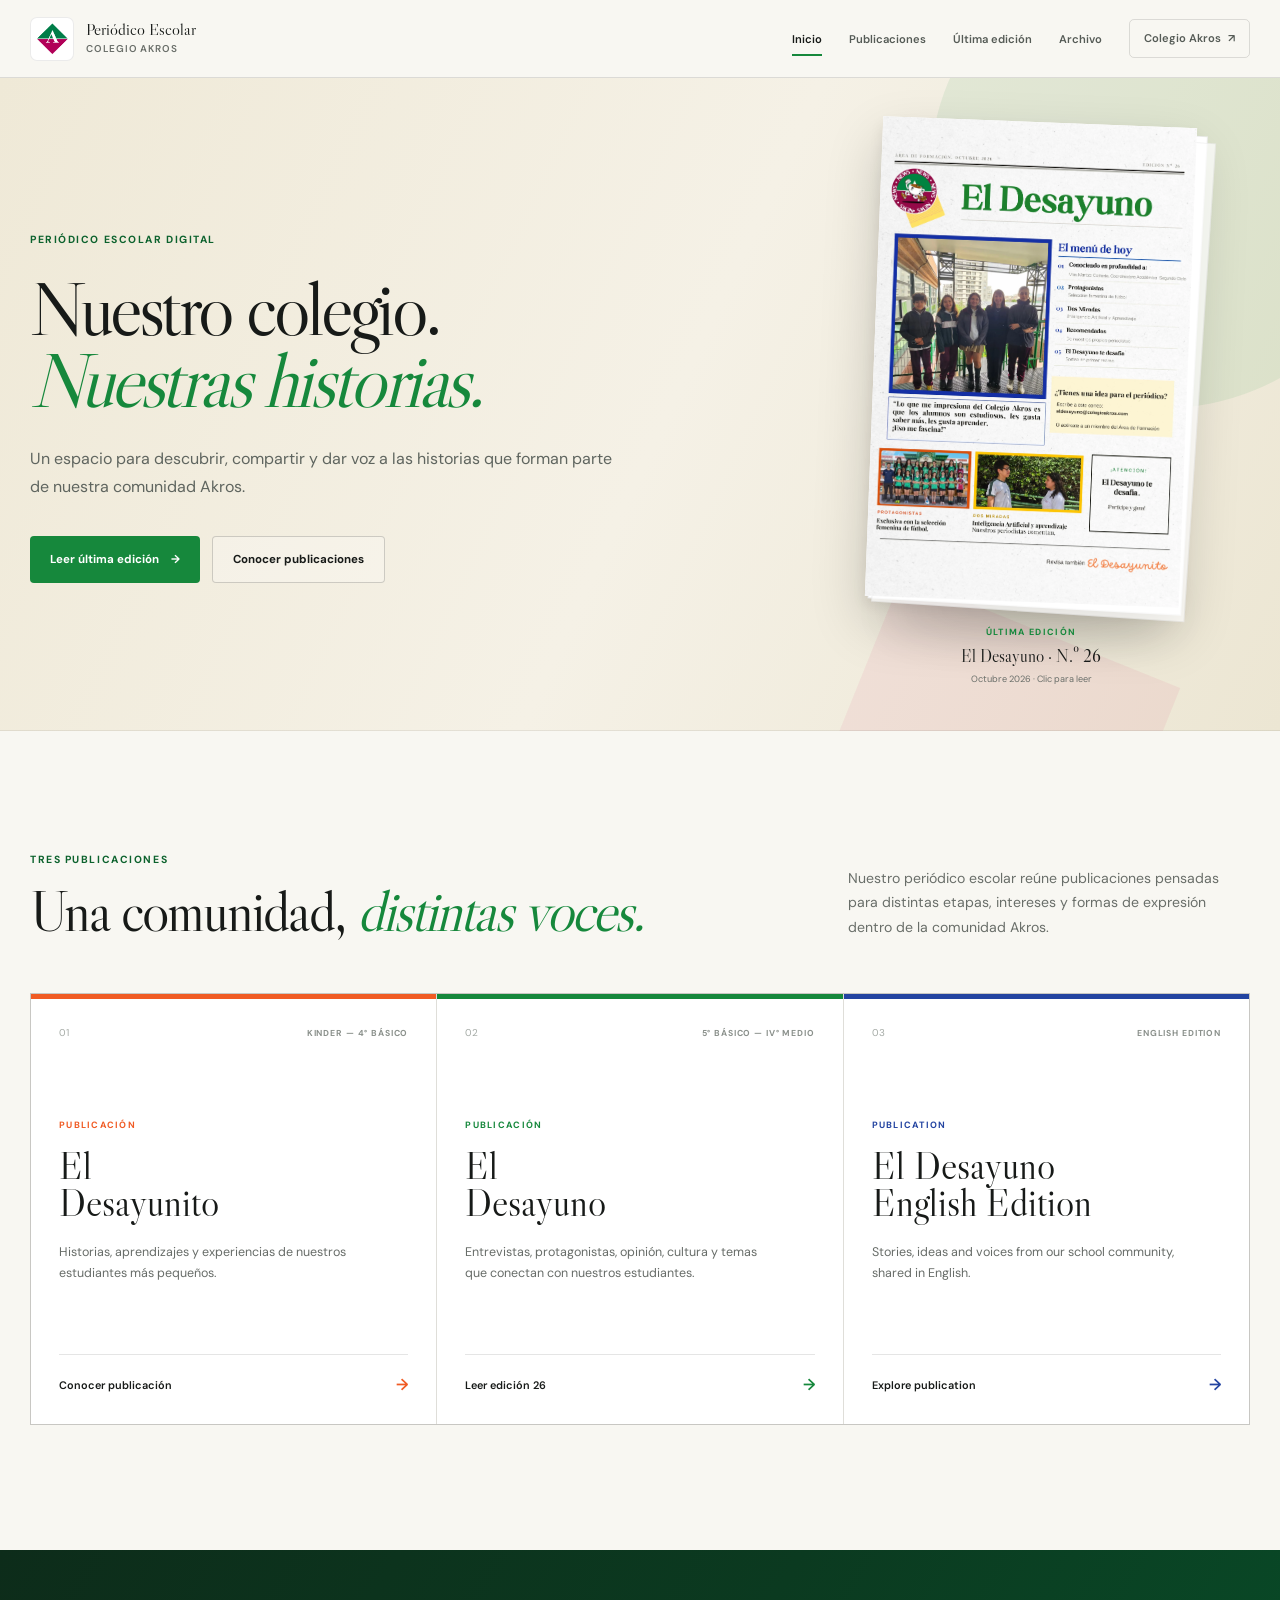
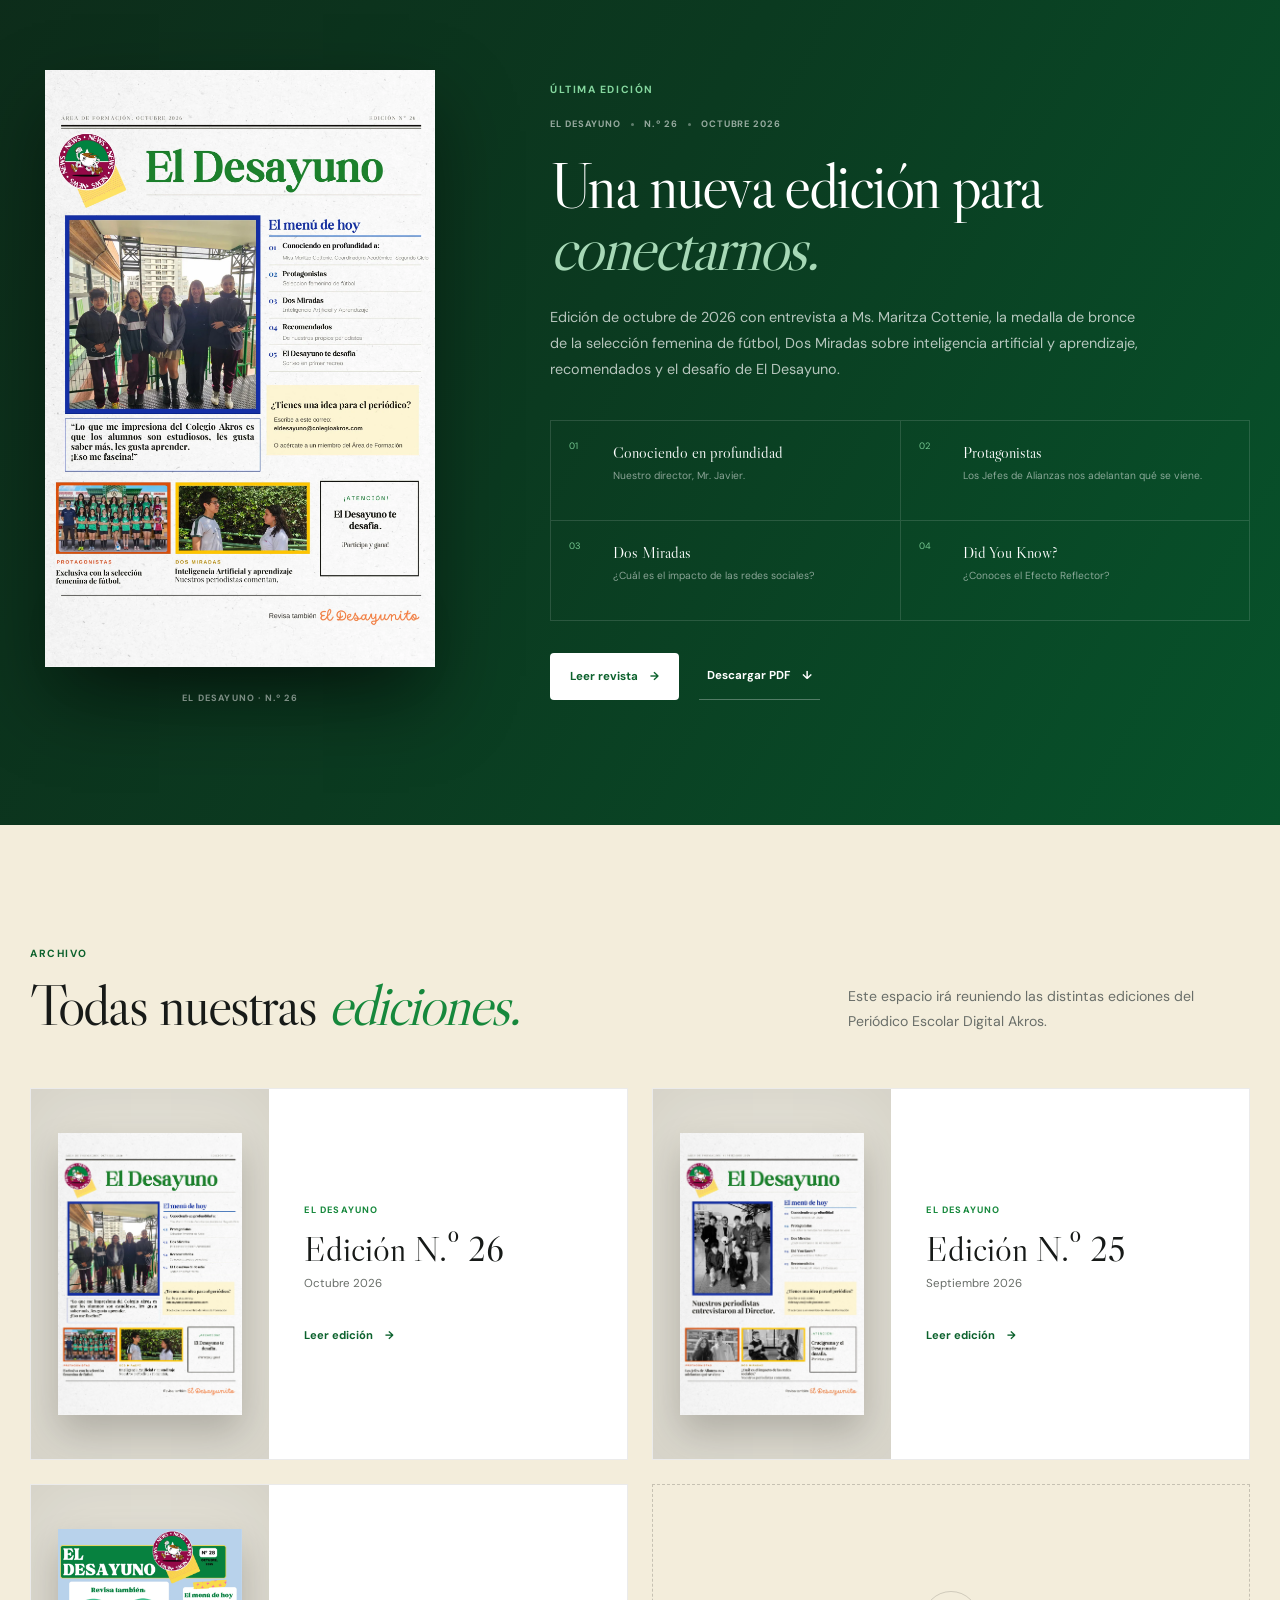
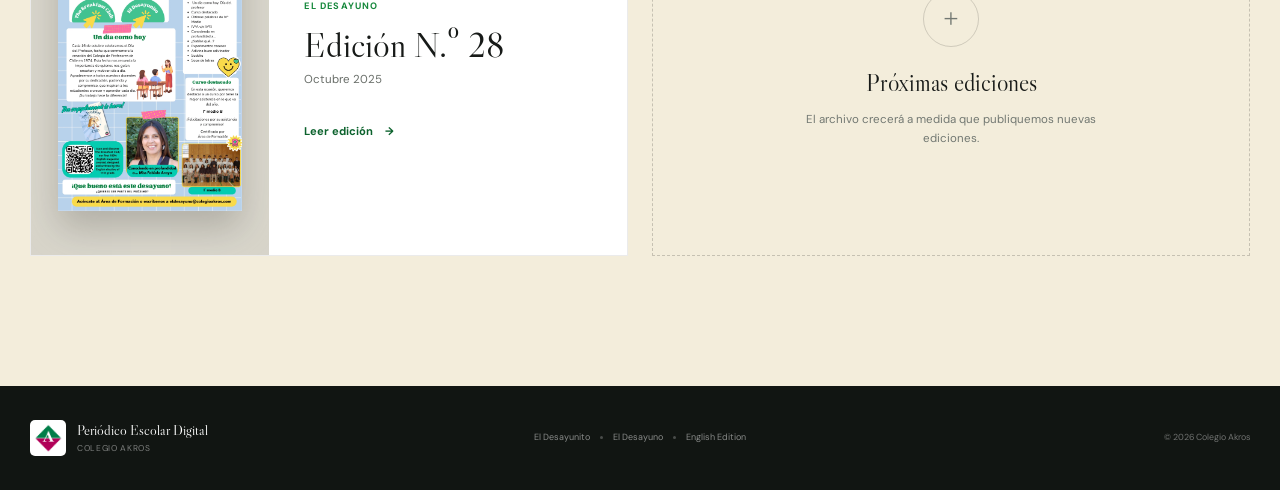
<file: index.html>
<!DOCTYPE html>
<html lang="es">

<head>
  <meta charset="UTF-8">

  <meta
    name="viewport"
    content="width=device-width, initial-scale=1.0"
  >

  <meta
    name="description"
    content="Periódico Escolar Digital del Colegio Akros. El Desayunito, El Desayuno y El Desayuno English Edition."
  >

  <title>
    Periódico Escolar Digital | Colegio Akros
  </title>

  <link
    rel="stylesheet"
    href="styles.css"
  >
  <!-- Open Graph / redes sociales -->
  <meta property="og:type" content="website">
  <meta property="og:site_name" content="Periódico Escolar Akros">
  <meta property="og:locale" content="es_CL">
  <meta property="og:title" content="Periódico Escolar Digital | Colegio Akros">
  <meta property="og:description" content="Lee El Desayunito, El Desayuno y El Desayuno English Edition: historias, entrevistas y voces de la comunidad del Colegio Akros.">
  <meta property="og:url" content="https://periodicoescolar-akros.vercel.app/">
  <meta property="og:image" content="https://periodicoescolar-akros.vercel.app/assets/og-akros.jpg">
  <meta property="og:image:type" content="image/jpeg">
  <meta property="og:image:width" content="1200">
  <meta property="og:image:height" content="630">
  <meta property="og:image:alt" content="Periódico Escolar Digital del Colegio Akros">
  <meta name="twitter:card" content="summary_large_image">
  <meta name="twitter:title" content="Periódico Escolar Digital | Colegio Akros">
  <meta name="twitter:description" content="Lee El Desayunito, El Desayuno y El Desayuno English Edition: historias, entrevistas y voces de la comunidad del Colegio Akros.">
  <meta name="twitter:image" content="https://periodicoescolar-akros.vercel.app/assets/og-akros.jpg">
  <meta name="theme-color" content="#16883c">
  <link rel="canonical" href="https://periodicoescolar-akros.vercel.app/">
  <link rel="icon" type="image/png" href="assets/logo-akros.png">
</head>


<body>

  <!-- =====================================================
       HEADER
  ====================================================== -->

  <header class="site-header">

    <div class="header-container">

      <a
        href="#inicio"
        class="brand"
        aria-label="Periódico Escolar Digital Colegio Akros"
      >

        <div class="brand-logo">

          <img
            src="assets/logo-akros.png"
            alt="Colegio Akros"
          >

        </div>


        <div class="brand-text">

          <strong>
            Periódico Escolar
          </strong>

          <span>
            Colegio Akros
          </span>

        </div>

      </a>


      <button
        class="menu-button"
        id="menuButton"
        type="button"
        aria-label="Abrir menú"
        aria-expanded="false"
      >

        <span></span>
        <span></span>
        <span></span>

      </button>


      <nav
        class="main-nav"
        id="mainNav"
      >

        <a
          href="#inicio"
          class="active"
        >
          Inicio
        </a>

        <a href="#publicaciones">
          Publicaciones
        </a>

        <a href="#ultima-edicion">
          Última edición
        </a>

        <a href="#archivo">
          Archivo
        </a>

        <a
          href="https://www.colegioakros.cl"
          target="_blank"
          rel="noopener noreferrer"
          class="school-link"
        >
          Colegio Akros
          <span>↗</span>
        </a>

      </nav>

    </div>

  </header>



  <!-- =====================================================
       HERO
  ====================================================== -->

  <main>

    <section
      class="hero"
      id="inicio"
    >

      <div class="hero-decoration hero-decoration-one"></div>
      <div class="hero-decoration hero-decoration-two"></div>


      <div class="hero-container">

        <div class="hero-content">

          <span class="eyebrow">
            PERIÓDICO ESCOLAR DIGITAL
          </span>


          <h1>
            Nuestro colegio.<br>
            <em>Nuestras historias.</em>
          </h1>


          <p class="hero-description">
            Un espacio para descubrir, compartir y dar voz
            a las historias que forman parte de nuestra
            comunidad Akros.
          </p>


          <div class="hero-actions">

            <a
              href="revista.html?publicacion=desayuno&edicion=25"
              class="primary-button"
            >
              Leer última edición
              <span>→</span>
            </a>


            <a
              href="#publicaciones"
              class="secondary-button"
            >
              Conocer publicaciones
            </a>

          </div>

        </div>


      <div class="hero-magazine">

  <a
    href="revista.html?publicacion=desayuno&edicion=25"
    class="hero-magazine-cover"
    aria-label="Leer El Desayuno edición número 25"
  >

    <img
      src="assets/ediciones/desayuno/25/pagina-01.webp"
      alt="Portada de El Desayuno edición número 25"
    >

  </a>


  <div class="hero-magazine-info">

    <span>
      ÚLTIMA EDICIÓN
    </span>

    <strong>
      El Desayuno · N.º 25
    </strong>

    <small>
      Septiembre 2026 · Clic para leer
    </small>

  </div>

</div>

          </div>

        </div>

      </div>

    </section>



    <!-- =====================================================
         PUBLICACIONES
    ====================================================== -->

    <section
      class="publications-section"
      id="publicaciones"
    >

      <div class="section-container">

        <div class="section-heading">

          <div>

            <span class="section-kicker">
              TRES PUBLICACIONES
            </span>

            <h2>
              Una comunidad,
              <em>distintas voces.</em>
            </h2>

          </div>


          <p>
            Nuestro periódico escolar reúne publicaciones
            pensadas para distintas etapas, intereses y
            formas de expresión dentro de la comunidad Akros.
          </p>

        </div>



        <div class="publication-grid">

          <!-- ===============================================
               EL DESAYUNITO
          ================================================ -->

          <article class="publication-card desayunito-card">

            <div class="publication-card-top">

              <span class="publication-number">
                01
              </span>

              <span class="publication-level">
                KINDER — 4° BÁSICO
              </span>

            </div>


            <div class="publication-card-content">

              <span class="publication-label">
                PUBLICACIÓN
              </span>

              <h3>
                El
                <strong>Desayunito</strong>
              </h3>

              <p>
                Historias, aprendizajes y experiencias
                de nuestros estudiantes más pequeños.
              </p>

            </div>


<div class="publication-card-footer">

  <a href="publicacion.html?publicacion=desayunito">
    Conocer publicación
  </a>

  <span class="card-arrow">
    →
  </span>

</div>

          </article>



          <!-- ===============================================
               EL DESAYUNO
          ================================================ -->

          <article class="publication-card desayuno-card">

            <div class="publication-card-top">

              <span class="publication-number">
                02
              </span>

              <span class="publication-level">
                5° BÁSICO — IV° MEDIO
              </span>

            </div>


            <div class="publication-card-content">

              <span class="publication-label">
                PUBLICACIÓN
              </span>

              <h3>
                El
                <strong>Desayuno</strong>
              </h3>

              <p>
                Entrevistas, protagonistas, opinión,
                cultura y temas que conectan con
                nuestros estudiantes.
              </p>

            </div>


            <div class="publication-card-footer">

              <a
                href="publicacion.html?publicacion=desayuno"
              >
                Leer edición 25
              </a>

              <span class="card-arrow">
                →
              </span>

            </div>

          </article>



          <!-- ===============================================
               ENGLISH EDITION
          ================================================ -->

          <article class="publication-card english-card">

            <div class="publication-card-top">

              <span class="publication-number">
                03
              </span>

              <span class="publication-level">
                ENGLISH EDITION
              </span>

            </div>


            <div class="publication-card-content">

              <span class="publication-label">
                PUBLICATION
              </span>

              <h3>
                El Desayuno
                <strong>English Edition</strong>
              </h3>

              <p>
                Stories, ideas and voices from our
                school community, shared in English.
              </p>

            </div>


<div class="publication-card-footer">

  <a href="publicacion.html?publicacion=english">
    Explore publication
  </a>

  <span class="card-arrow">
    →
  </span>

</div>

            </div>

          </article>

        </div>

      </div>

    </section>



    <!-- =====================================================
         ÚLTIMA EDICIÓN
    ====================================================== -->

    <section
      class="featured-edition"
      id="ultima-edicion"
    >

      <div class="section-container featured-container">


        <!-- PORTADA REAL -->

        <div class="featured-cover-area">

          <div class="featured-cover-shadow"></div>


          <a
            href="revista.html?publicacion=desayuno&edicion=25"
            class="featured-cover"
            aria-label="Leer El Desayuno edición número 25"
          >

            <img
              src="assets/ediciones/desayuno/25/pagina-01.webp"
              alt="Portada El Desayuno, edición número 25"
            >

          </a>


          <span class="cover-caption">
            EL DESAYUNO · N.º 25
          </span>

        </div>



        <!-- INFORMACIÓN -->

        <div class="featured-content">

          <span class="section-kicker">
            ÚLTIMA EDICIÓN
          </span>


          <div class="edition-meta">

            <span>
              EL DESAYUNO
            </span>

            <span class="meta-dot"></span>

            <span>
              N.º 25
            </span>

            <span class="meta-dot"></span>

            <span>
              SEPTIEMBRE 2026
            </span>

          </div>


          <h2>
            Una nueva edición
            para <em>conectarnos.</em>
          </h2>


          <p class="featured-description">
            Ya está disponible la edición N.º 25 de
            El Desayuno, con nuevas conversaciones,
            protagonistas, recomendaciones y temas
            para descubrir.
          </p>



          <!-- ===============================================
               CONTENIDOS DE LA EDICIÓN
          ================================================ -->

          <div class="edition-contents">

            <div class="edition-content-item">

              <span>
                01
              </span>

              <div>

                <strong>
                  Conociendo en profundidad
                </strong>

                <p>
                  Nuestro director, Mr. Javier.
                </p>

              </div>

            </div>


            <div class="edition-content-item">

              <span>
                02
              </span>

              <div>

                <strong>
                  Protagonistas
                </strong>

                <p>
                  Los Jefes de Alianzas nos adelantan
                  qué se viene.
                </p>

              </div>

            </div>


            <div class="edition-content-item">

              <span>
                03
              </span>

              <div>

                <strong>
                  Dos Miradas
                </strong>

                <p>
                  ¿Cuál es el impacto de las redes sociales?
                </p>

              </div>

            </div>


            <div class="edition-content-item">

              <span>
                04
              </span>

              <div>

                <strong>
                  Did You Know?
                </strong>

                <p>
                  ¿Conoces el Efecto Reflector?
                </p>

              </div>

            </div>

          </div>



          <!-- ===============================================
               BOTONES
          ================================================ -->

          <div class="featured-actions">

            <a
              href="revista.html?publicacion=desayuno&edicion=25"
              class="primary-button"
            >
              Leer revista
              <span>→</span>
            </a>


            <a
              href="assets/ediciones/desayuno/25/el-desayuno-25.pdf"
              class="text-button"
              download
            >
              Descargar PDF
              <span>↓</span>
            </a>

          </div>

        </div>

      </div>

    </section>



    <!-- =====================================================
         ARCHIVO
    ====================================================== -->

    <section
      class="archive-section"
      id="archivo"
    >

      <div class="section-container">

        <div class="archive-heading">

          <div>

            <span class="section-kicker">
              ARCHIVO
            </span>

            <h2>
              Todas nuestras
              <em>ediciones.</em>
            </h2>

          </div>


          <p>
            Este espacio irá reuniendo las distintas
            ediciones del Periódico Escolar Digital Akros.
          </p>

        </div>



        <div class="archive-grid">

          <!-- EDICIÓN 25 -->

          <article class="archive-card">

            <a
              href="revista.html?publicacion=desayuno&edicion=25"
              class="archive-cover"
            >

              <img
                src="assets/ediciones/desayuno/25/pagina-01.webp"
                alt="El Desayuno edición número 25"
              >

            </a>


            <div class="archive-info">

              <span class="archive-publication">
                EL DESAYUNO
              </span>

              <h3>
                Edición N.º 25
              </h3>

              <p>
                Septiembre 2026
              </p>


              <a
                href="revista.html?publicacion=desayuno&edicion=25"
                class="archive-read"
              >
                Leer edición
                <span>→</span>
              </a>

            </div>

          </article>



          <!-- FUTURAS EDICIONES -->

          <article class="archive-placeholder">

            <span>
              +
            </span>

            <strong>
              Próximas ediciones
            </strong>

            <p>
              El archivo crecerá a medida que
              publiquemos nuevas ediciones.
            </p>

          </article>

        </div>

      </div>

    </section>

  </main>



  <!-- =====================================================
       FOOTER GENERAL
  ====================================================== -->

  <footer class="site-footer">

    <div class="footer-container">

      <div class="footer-brand">

        <img
          src="assets/logo-akros.png"
          alt="Colegio Akros"
        >


        <div>

          <strong>
            Periódico Escolar Digital
          </strong>

          <span>
            Colegio Akros
          </span>

        </div>

      </div>


      <div class="footer-publications">

        <span>
          El Desayunito
        </span>

        <span class="footer-dot"></span>

        <span>
          El Desayuno
        </span>

        <span class="footer-dot"></span>

        <span>
          English Edition
        </span>

      </div>


      <div class="footer-copy">
        © 2026 Colegio Akros
      </div>

    </div>

  </footer>


<script src="ediciones.js"></script>
<script src="app.js"></script>

</body>

</html>
</file>
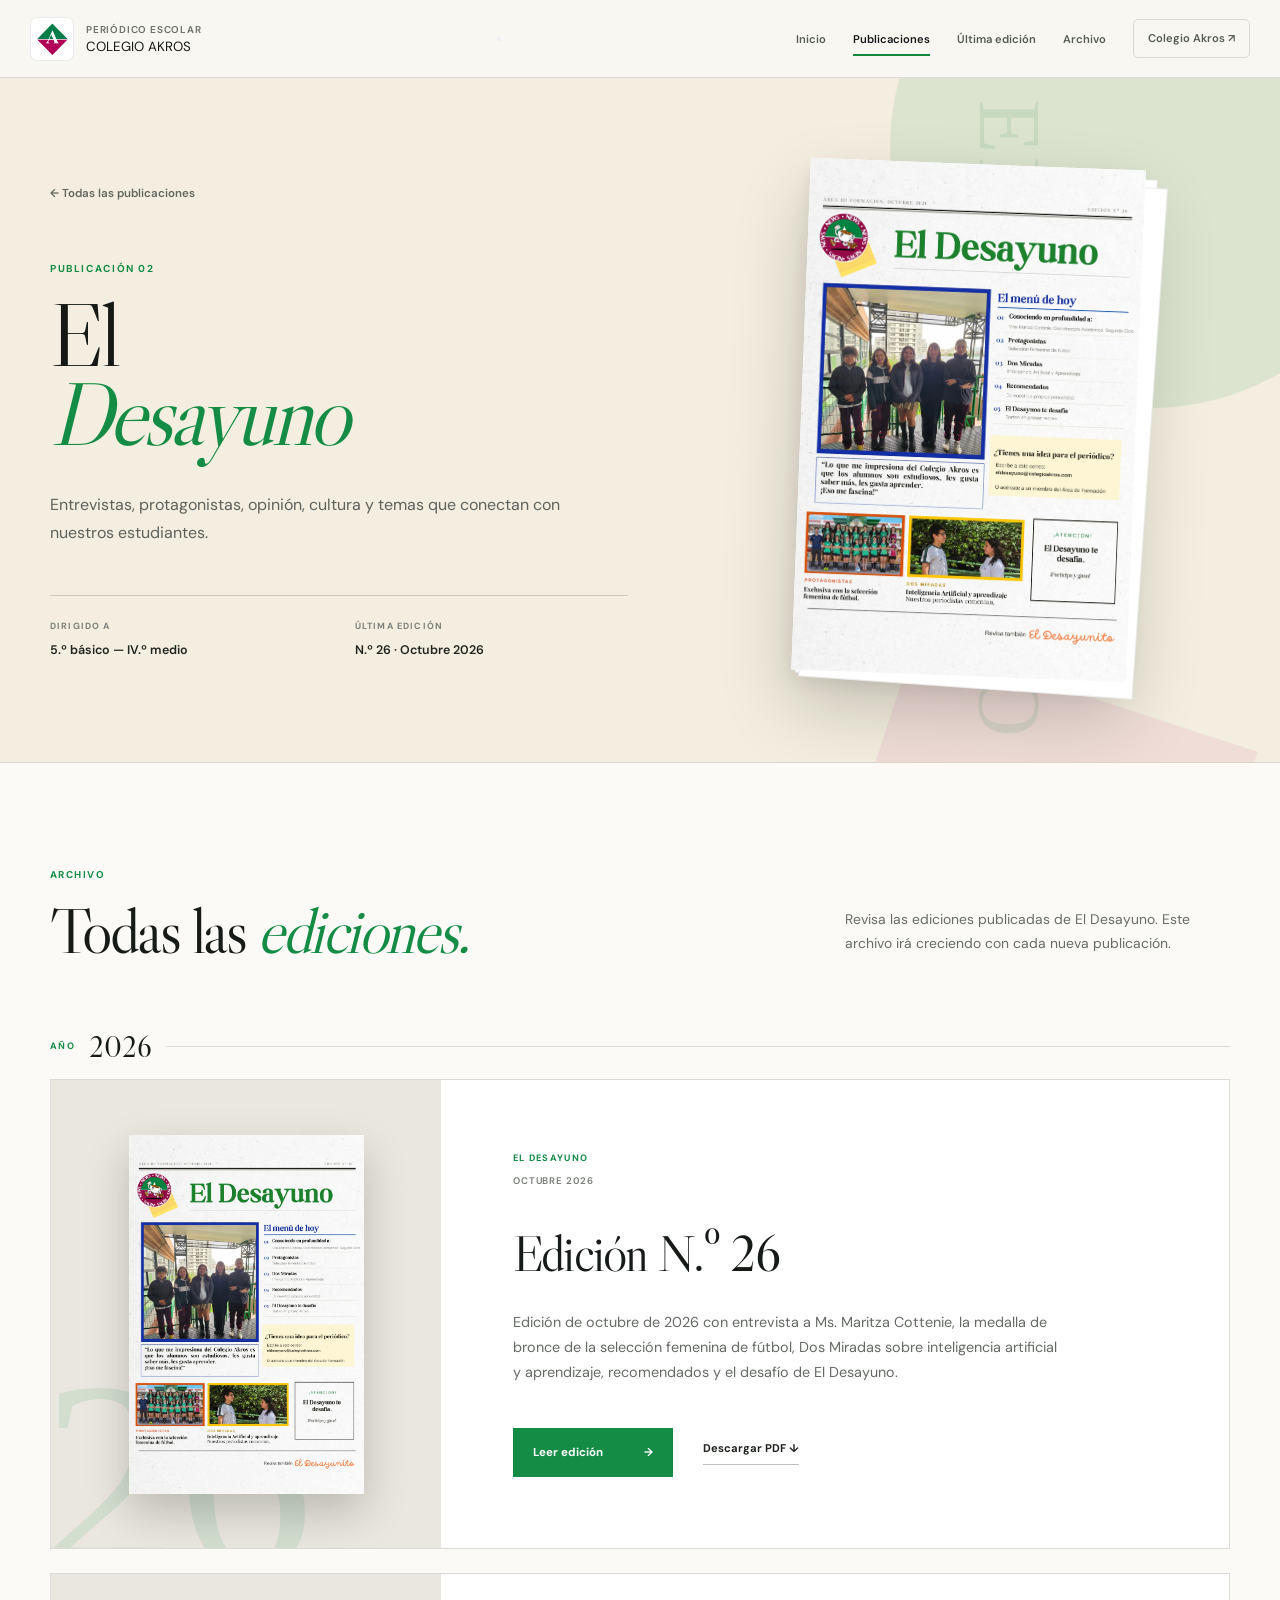
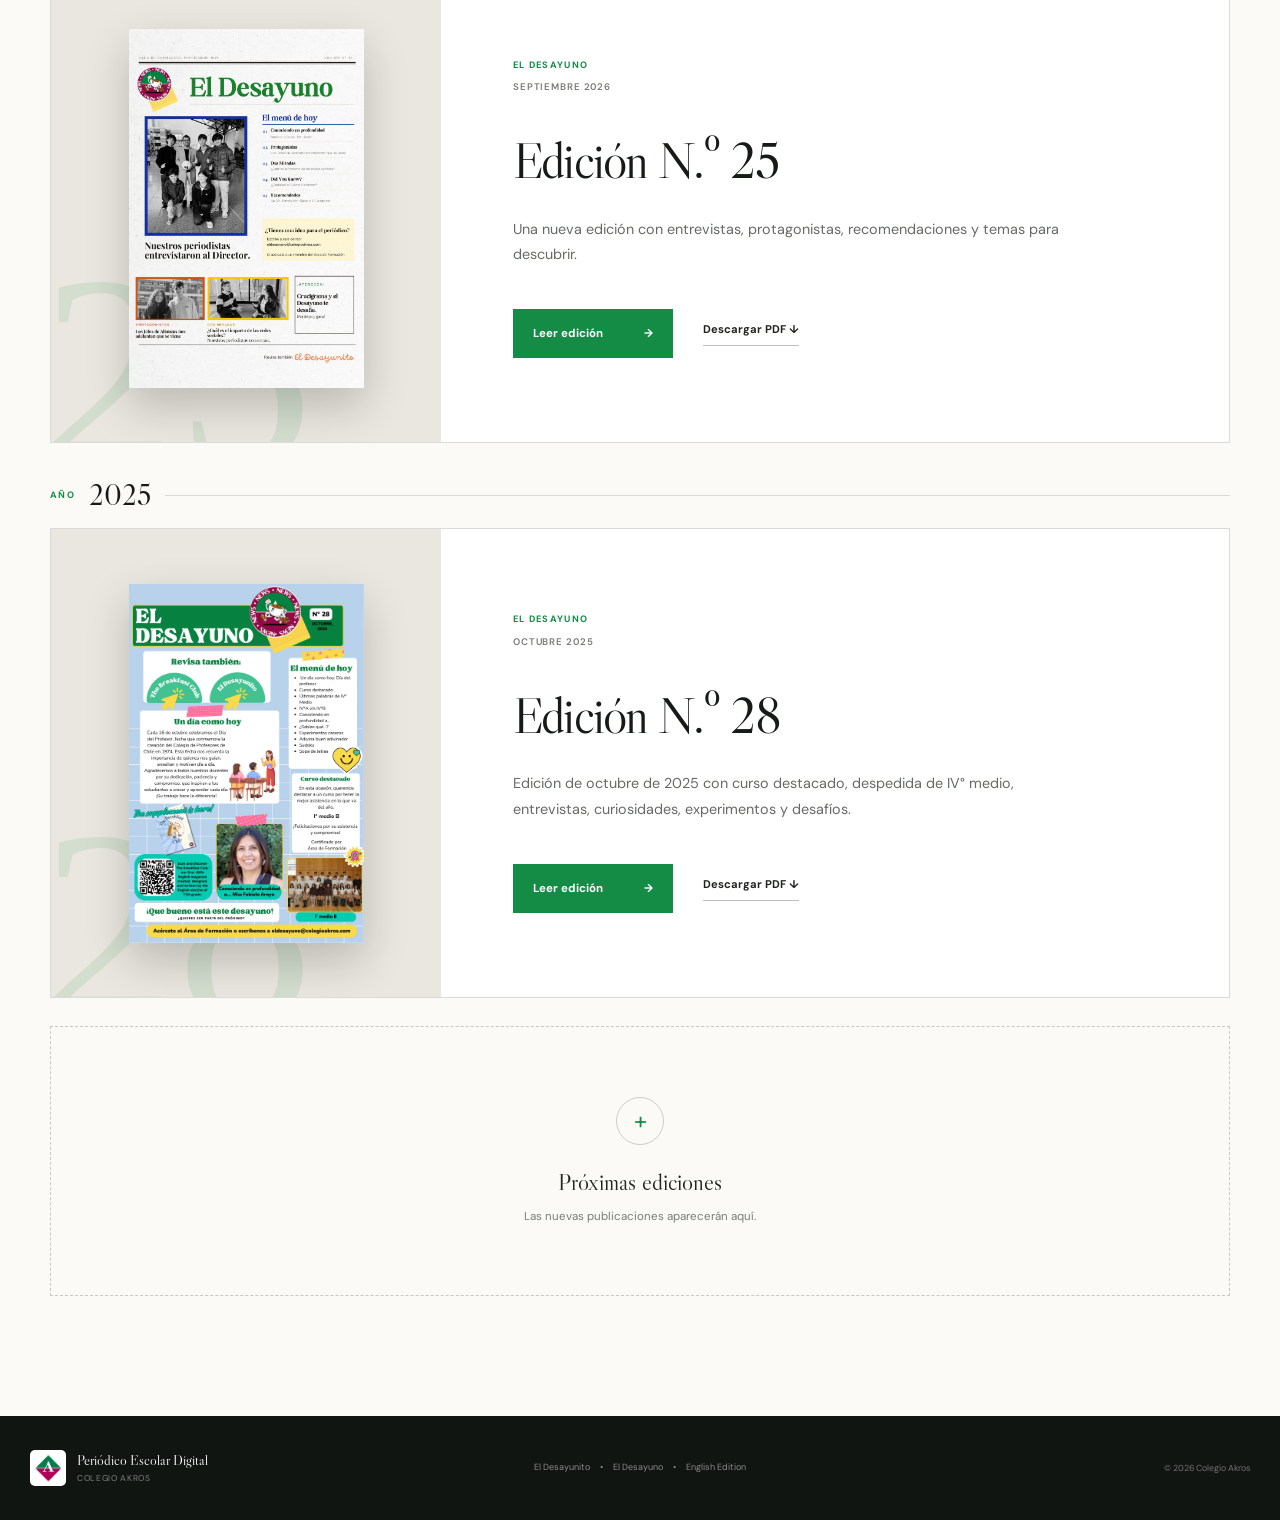
<file: publicacion.html>
<!DOCTYPE html>
<html lang="es">

<head>
  <meta charset="UTF-8">

  <meta
    name="viewport"
    content="width=device-width, initial-scale=1.0"
  >

  <title>El Desayuno | Periódico Escolar Akros</title>

  <meta
    name="description"
    content="Ediciones de El Desayuno, publicación del Periódico Escolar Digital del Colegio Akros."
  >

  <link rel="stylesheet" href="styles.css">
  <link rel="stylesheet" href="publicacion.css">
  <!-- Open Graph / redes sociales -->
  <meta property="og:type" content="website">
  <meta property="og:site_name" content="Periódico Escolar Akros">
  <meta property="og:locale" content="es_CL">
  <meta property="og:title" content="Publicaciones | Periódico Escolar Akros">
  <meta property="og:description" content="Revisa todas las ediciones de El Desayunito, El Desayuno y El Desayuno English Edition del Colegio Akros.">
  <meta property="og:image" content="https://periodicoescolar-akros.vercel.app/assets/og-akros.jpg">
  <meta property="og:image:type" content="image/jpeg">
  <meta property="og:image:width" content="1200">
  <meta property="og:image:height" content="630">
  <meta property="og:image:alt" content="Periódico Escolar Digital del Colegio Akros">
  <meta name="twitter:card" content="summary_large_image">
  <meta name="twitter:title" content="Publicaciones | Periódico Escolar Akros">
  <meta name="twitter:description" content="Revisa todas las ediciones de El Desayunito, El Desayuno y El Desayuno English Edition del Colegio Akros.">
  <meta name="twitter:image" content="https://periodicoescolar-akros.vercel.app/assets/og-akros.jpg">
  <meta name="theme-color" content="#16883c">
  <link rel="icon" type="image/png" href="assets/logo-akros.png"> 
</head>


<body>

  <!-- =====================================================
       HEADER
  ====================================================== -->

  <header class="site-header">

    <div class="header-container">

      <a href="index.html" class="brand">

        <img
          src="assets/logo-akros.png"
          alt="Colegio Akros"
          class="brand-logo"
        >

        <div class="brand-text">
          <span>Periódico Escolar</span>
          <small>COLEGIO AKROS</small>
        </div>

      </a>


      <button
        class="menu-toggle"
        type="button"
        aria-label="Abrir menú"
        aria-expanded="false"
      >
        <span></span>
        <span></span>
        <span></span>
      </button>


      <nav class="main-nav">

        <a href="index.html">
          Inicio
        </a>

        <a href="index.html#publicaciones" class="active">
          Publicaciones
        </a>

        <a href="index.html#ultima-edicion">
          Última edición
        </a>

        <a href="index.html#archivo">
          Archivo
        </a>

        <a
          href="https://www.colegioakros.cl"
          class="school-link"
          target="_blank"
          rel="noopener"
        >
          Colegio Akros ↗
        </a>

      </nav>

    </div>

  </header>



  <main>


    <!-- ===================================================
         IDENTIDAD DE LA PUBLICACIÓN
    ==================================================== -->

    <section class="publication-hero">

      <div class="publication-hero-container">

        <div class="publication-intro">

          <a
            href="index.html#publicaciones"
            class="back-link"
          >
            ← Todas las publicaciones
          </a>


          <div class="publication-number">
            PUBLICACIÓN 02
          </div>


          <h1>
            El
            <span>Desayuno</span>
          </h1>


          <p class="publication-description">
            Entrevistas, protagonistas, opinión, cultura y temas
            que conectan con nuestros estudiantes.
          </p>


          <div class="publication-meta">

            <div>
              <span>DIRIGIDO A</span>
              <strong>5.º básico — IV.º medio</strong>
            </div>

            <div>
              <span>ÚLTIMA EDICIÓN</span>
              <strong>N.º 25 · Septiembre 2026</strong>
            </div>

          </div>

        </div>



        <div class="publication-visual">

          <div class="publication-word">
            EL DESAYUNO
          </div>

          <a
            href="revista.html?publicacion=desayuno&edicion=25"
            class="publication-cover"
          >

            <img
              src="assets/ediciones/desayuno/25/pagina-01.webp"
              alt="Portada El Desayuno edición número 25"
            >

          </a>

        </div>

      </div>

    </section>



    <!-- ===================================================
         EDICIONES
    ==================================================== -->

    <section class="publication-editions">

      <div class="publication-editions-container">


        <div class="section-heading">

          <div>

            <span class="section-kicker">
              ARCHIVO
            </span>

            <h2>
              Todas las
              <em>ediciones.</em>
            </h2>

          </div>


          <p>
            Revisa las ediciones publicadas de El Desayuno.
            Este archivo irá creciendo con cada nueva publicación.
          </p>

        </div>



        <!-- EDICIÓN 25 -->

        <article class="edition-card">

          <a
            href="revista.html?publicacion=desayuno&edicion=25"
            class="edition-cover"
          >

            <img
              src="assets/ediciones/desayuno/25/pagina-01.webp"
              alt="El Desayuno edición número 25"
            >

          </a>


          <div class="edition-content">

            <span class="edition-publication">
              EL DESAYUNO
            </span>

            <div class="edition-date">
              SEPTIEMBRE 2026
            </div>


            <h3>
              Edición N.º 25
            </h3>


            <p>
              Una nueva edición con entrevistas, protagonistas,
              recomendaciones y temas para descubrir.
            </p>


            <div class="edition-actions">

              <a
                href="revista.html?publicacion=desayuno&edicion=25"
                class="edition-read"
              >
                Leer edición
                <span>→</span>
              </a>


              <a
                href="assets/ediciones/desayuno/25/el-desayuno-25.pdf"
                class="edition-download"
                download
              >
                Descargar PDF ↓
              </a>

            </div>

          </div>

        </article>



        <!-- ESPACIO PARA FUTURAS EDICIONES -->

        <div class="future-editions">

          <div class="future-icon">
            +
          </div>

          <strong>
            Próximas ediciones
          </strong>

          <p>
            Las nuevas publicaciones aparecerán aquí.
          </p>

        </div>


      </div>

    </section>

  </main>



  <!-- =====================================================
       FOOTER
  ====================================================== -->

  <footer class="site-footer">

    <div class="footer-container">

      <a href="index.html" class="footer-brand">

        <img
          src="assets/logo-akros.png"
          alt="Colegio Akros"
        >

        <div>
          <strong>Periódico Escolar Digital</strong>
          <span>COLEGIO AKROS</span>
        </div>

      </a>


      <div class="footer-publications">

        <a href="index.html#publicaciones">
          El Desayunito
        </a>

        <span>•</span>

        <a href="publicacion.html">
          El Desayuno
        </a>

        <span>•</span>

        <a href="index.html#publicaciones">
          English Edition
        </a>

      </div>


      <div class="footer-copy">
        © 2026 Colegio Akros
      </div>

    </div>

  </footer>


<script src="app.js"></script>
<script src="ediciones.js"></script>
<script src="publicacion.js"></script>


</body>

</html>
</file>
<file: styles.css>
@import url("https://fonts.googleapis.com/css2?family=DM+Sans:wght@400;500;600;700&family=Libre+Caslon+Display:ital@0;1&display=swap");

/* =========================================================
   VARIABLES
========================================================= */

:root {
  --green: #16883c;
  --green-dark: #0c622d;
  --magenta: #c0005b;
  --blue: #2344a1;
  --orange: #f05b24;
  --yellow: #f4c31c;

  --cream: #f3eddb;
  --paper: #f8f7f2;
  --white: #ffffff;

  --ink: #171a18;
  --muted: #696e69;
  --line: rgba(23, 26, 24, 0.13);

  --container: 1220px;
  --header-height: 78px;
}


/* =========================================================
   RESET
========================================================= */

* {
  box-sizing: border-box;
  margin: 0;
  padding: 0;
}

html {
  scroll-behavior: smooth;
  scroll-padding-top: var(--header-height);
}

body {
  min-width: 320px;

  background: var(--paper);
  color: var(--ink);

  font-family: "DM Sans", Arial, sans-serif;

  line-height: 1.5;
}

body,
button,
a {
  font-family: "DM Sans", Arial, sans-serif;
}

img {
  display: block;
  max-width: 100%;
}

a {
  color: inherit;
  text-decoration: none;
}

button {
  color: inherit;
}

::selection {
  background: var(--green);
  color: white;
}


/* =========================================================
   CONTENEDORES
========================================================= */

.header-container,
.hero-container,
.section-container,
.footer-container {
  width: min(
    calc(100% - 48px),
    var(--container)
  );

  margin-inline: auto;
}


/* =========================================================
   HEADER
========================================================= */

.site-header {
  position: sticky;
  z-index: 1000;
  top: 0;

  height: var(--header-height);

  background: rgba(248, 247, 242, 0.94);

  border-bottom: 1px solid var(--line);

  backdrop-filter: blur(16px);
  -webkit-backdrop-filter: blur(16px);
}

.header-container {
  height: 100%;

  display: flex;
  align-items: center;
  justify-content: space-between;
}


/* =========================================================
   MARCA
========================================================= */

.brand {
  display: flex;
  align-items: center;

  gap: 12px;
}

.brand-logo {
  width: 44px;
  height: 44px;

  flex: 0 0 auto;

  padding: 3px;

  display: grid;
  place-items: center;

  background: white;

  border: 1px solid rgba(0, 0, 0, 0.08);
  border-radius: 7px;
}

.brand-logo img {
  width: 100%;
  height: 100%;

  object-fit: contain;
}

.brand-text {
  display: flex;
  flex-direction: column;
}

.brand-text strong {
  font-family: "Libre Caslon Display", Georgia, serif;

  font-size: 1.04rem;
  font-weight: 400;

  line-height: 1.1;
}

.brand-text span {
  margin-top: 3px;

  color: var(--muted);

  font-size: 0.62rem;
  font-weight: 600;

  text-transform: uppercase;
  letter-spacing: 0.08em;
}


/* =========================================================
   NAVEGACIÓN
========================================================= */

.main-nav {
  display: flex;
  align-items: center;

  gap: 27px;
}

.main-nav > a {
  position: relative;

  padding: 29px 0 27px;

  color: #555b56;

  font-size: 0.7rem;
  font-weight: 600;

  transition: color 0.18s ease;
}

.main-nav > a:not(.school-link)::after {
  content: "";

  position: absolute;

  left: 0;
  right: 0;
  bottom: 19px;

  height: 2px;

  transform: scaleX(0);
  transform-origin: center;

  background: var(--green);

  transition: transform 0.2s ease;
}

.main-nav > a:hover,
.main-nav > a.active {
  color: var(--ink);
}

.main-nav > a:hover::after,
.main-nav > a.active::after {
  transform: scaleX(1);
}

.main-nav .school-link {
  padding: 10px 14px;

  display: flex;
  align-items: center;

  gap: 7px;

  border: 1px solid var(--line);
  border-radius: 5px;
}

.main-nav .school-link:hover {
  background: white;
}


/* =========================================================
   BOTÓN MÓVIL
========================================================= */

.menu-button {
  width: 40px;
  height: 40px;

  display: none;

  padding: 9px;

  border: 0;

  background: transparent;

  cursor: pointer;
}

.menu-button span {
  width: 100%;
  height: 2px;

  display: block;

  margin: 5px 0;

  background: var(--ink);

  transition:
    transform 0.2s ease,
    opacity 0.2s ease;
}


/* =========================================================
   HERO
========================================================= */

.hero {
  position: relative;

  min-height: 650px;

  display: flex;
  align-items: center;

  overflow: hidden;

  background:
    linear-gradient(
      115deg,
      #efe9d7 0%,
      #f5f1e6 52%,
      #ece6d3 100%
    );
}

.hero::after {
  content: "";

  position: absolute;

  left: 0;
  right: 0;
  bottom: 0;

  height: 1px;

  background: rgba(0, 0, 0, 0.07);
}

.hero-container {
  position: relative;
  z-index: 5;

  display: grid;

  grid-template-columns:
    minmax(0, 1.35fr)
    minmax(260px, 0.65fr);

  align-items: center;

  gap: 70px;

  padding-top: 70px;
  padding-bottom: 70px;
}


/* =========================================================
   DECORACIÓN HERO
========================================================= */

.hero-decoration {
  position: absolute;

  pointer-events: none;
}

.hero-decoration-one {
  width: 470px;
  height: 470px;

  right: -120px;
  top: -140px;

  border-radius: 50%;

  background: rgba(22, 136, 60, 0.08);
}

.hero-decoration-two {
  width: 300px;
  height: 300px;

  right: 145px;
  bottom: -190px;

  transform: rotate(22deg);

  background: rgba(192, 0, 91, 0.06);
}


/* =========================================================
   HERO TEXTO
========================================================= */

.eyebrow,
.section-kicker {
  display: inline-block;

  color: var(--green-dark);

  font-size: 0.65rem;
  font-weight: 700;

  letter-spacing: 0.15em;
}

.hero h1 {
  max-width: 800px;

  margin-top: 22px;

  font-family: "Libre Caslon Display", Georgia, serif;

  font-size: clamp(3.6rem, 6vw, 6.2rem);
  font-weight: 400;

  line-height: 0.94;

  letter-spacing: -0.045em;
}

.hero h1 em,
.section-heading h2 em,
.featured-content h2 em,
.archive-heading h2 em {
  color: var(--green);

  font-weight: 400;
}

.hero-description {
  max-width: 600px;

  margin-top: 28px;

  color: #5f655f;

  font-size: 1rem;

  line-height: 1.75;
}

.hero-actions {
  margin-top: 35px;

  display: flex;
  align-items: center;

  gap: 12px;

  flex-wrap: wrap;
}


/* =========================================================
   BOTONES
========================================================= */

.primary-button,
.secondary-button,
.text-button {
  min-height: 47px;

  display: inline-flex;
  align-items: center;
  justify-content: center;

  gap: 12px;

  padding: 0 20px;

  border-radius: 4px;

  font-size: 0.72rem;
  font-weight: 700;

  transition:
    transform 0.18s ease,
    background 0.18s ease,
    border-color 0.18s ease;
}

.primary-button {
  background: var(--green);
  color: white;
}

.primary-button:hover {
  transform: translateY(-2px);

  background: var(--green-dark);
}

.secondary-button {
  border: 1px solid rgba(0, 0, 0, 0.17);

  background: rgba(255, 255, 255, 0.26);
}

.secondary-button:hover {
  transform: translateY(-2px);

  background: white;
}

.text-button {
  padding-left: 8px;
  padding-right: 8px;

  border-bottom: 1px solid rgba(0, 0, 0, 0.2);

  border-radius: 0;
}

.text-button:hover {
  border-color: var(--green);
}


/* =========================================================
   HERO EDITORIAL
========================================================= */

.hero-editorial {
  position: relative;

  min-height: 310px;

  display: flex;
  align-items: flex-end;

  padding: 35px;

  overflow: hidden;

  color: white;

  background: var(--green-dark);

  border-radius: 2px;

  box-shadow:
    0 30px 80px rgba(0, 0, 0, 0.14);
}

.hero-editorial::before {
  content: "";

  position: absolute;

  width: 190px;
  height: 190px;

  right: -45px;
  top: -50px;

  transform: rotate(45deg);

  background: var(--magenta);
}

.hero-editorial::after {
  content: "";

  position: absolute;

  width: 110px;
  height: 110px;

  right: 38px;
  top: 28px;

  transform: rotate(45deg);

  border: 1px solid rgba(255, 255, 255, 0.35);
}

.editorial-number {
  position: absolute;

  left: 25px;
  top: 8px;

  color: rgba(255, 255, 255, 0.08);

  font-family: "Libre Caslon Display", Georgia, serif;

  font-size: 11rem;

  line-height: 1;
}

.editorial-copy {
  position: relative;
  z-index: 5;

  display: flex;
  flex-direction: column;
}

.editorial-copy > span {
  margin-bottom: 8px;

  color: rgba(255, 255, 255, 0.66);

  font-size: 0.58rem;
  font-weight: 700;

  letter-spacing: 0.15em;
}

.editorial-copy strong {
  font-family: "Libre Caslon Display", Georgia, serif;

  font-size: 2.3rem;
  font-weight: 400;

  line-height: 1;
}

.editorial-copy small {
  margin-top: 9px;

  color: rgba(255, 255, 255, 0.7);

  font-size: 0.66rem;
}


/* =========================================================
   SECCIÓN PUBLICACIONES
========================================================= */

.publications-section {
  padding: 115px 0 125px;

  background: var(--paper);
}

.section-heading,
.archive-heading {
  display: grid;

  grid-template-columns:
    minmax(0, 1.3fr)
    minmax(260px, 0.7fr);

  align-items: end;

  gap: 70px;

  margin-bottom: 54px;
}

.section-heading h2,
.archive-heading h2 {
  max-width: 650px;

  margin-top: 13px;

  font-family: "Libre Caslon Display", Georgia, serif;

  font-size: clamp(2.8rem, 4.5vw, 4.5rem);
  font-weight: 400;

  line-height: 0.98;

  letter-spacing: -0.035em;
}

.section-heading > p,
.archive-heading > p {
  max-width: 430px;

  color: var(--muted);

  font-size: 0.88rem;

  line-height: 1.75;
}


/* =========================================================
   TARJETAS PUBLICACIONES
========================================================= */

.publication-grid {
  display: grid;

  grid-template-columns:
    repeat(3, 1fr);

  gap: 1px;

  background: rgba(0, 0, 0, 0.1);

  border: 1px solid rgba(0, 0, 0, 0.1);
}

.publication-card {
  min-height: 430px;

  padding: 27px 28px;

  display: flex;
  flex-direction: column;

  background: white;

  transition:
    transform 0.22s ease,
    box-shadow 0.22s ease;

  overflow: hidden;
}

.publication-card:hover {
  position: relative;
  z-index: 3;

  transform: translateY(-5px);

  box-shadow:
    0 24px 55px rgba(0, 0, 0, 0.1);
}

.publication-card-top {
  display: flex;
  align-items: center;
  justify-content: space-between;

  gap: 10px;
}

.publication-number {
  color: #a4aaa5;

  font-size: 0.62rem;
}

.publication-level {
  color: #8a908b;

  font-size: 0.54rem;
  font-weight: 700;

  letter-spacing: 0.1em;
}

.publication-card-content {
  margin-top: auto;
  margin-bottom: auto;

  padding: 50px 0;
}

.publication-label {
  display: inline-block;

  margin-bottom: 14px;

  font-size: 0.57rem;
  font-weight: 700;

  letter-spacing: 0.14em;
}

.publication-card h3 {
  font-family: "Libre Caslon Display", Georgia, serif;

  font-size: clamp(2.2rem, 3vw, 3.3rem);
  font-weight: 400;

  line-height: 0.98;
}

.publication-card h3 strong {
  display: block;

  font-weight: 400;
}

.publication-card p {
  max-width: 310px;

  margin-top: 20px;

  color: #676c68;

  font-size: 0.78rem;

  line-height: 1.7;
}

.publication-card-footer {
  min-height: 43px;

  display: flex;
  align-items: center;
  justify-content: space-between;

  gap: 15px;

  padding-top: 18px;

  border-top: 1px solid rgba(0, 0, 0, 0.1);

  font-size: 0.68rem;
  font-weight: 600;
}

.publication-card-footer a:hover {
  text-decoration: underline;
}

.card-arrow {
  font-size: 1rem;
}


/* =========================================================
   IDENTIDAD DE CADA PUBLICACIÓN
========================================================= */

.desayunito-card {
  border-top: 5px solid var(--orange);
}

.desayunito-card .publication-label,
.desayunito-card .card-arrow {
  color: var(--orange);
}

.desayuno-card {
  border-top: 5px solid var(--green);
}

.desayuno-card .publication-label,
.desayuno-card .card-arrow {
  color: var(--green);
}

.english-card {
  border-top: 5px solid var(--blue);
}

.english-card .publication-label,
.english-card .card-arrow {
  color: var(--blue);
}


/* =========================================================
   EDICIÓN DESTACADA
========================================================= */

.featured-edition {
  padding: 120px 0;

  overflow: hidden;

  color: white;

  background:
    linear-gradient(
      120deg,
      #0d2c1a 0%,
      #0b3a20 45%,
      #07532b 100%
    );
}

.featured-container {
  display: grid;

  grid-template-columns:
    minmax(310px, 0.75fr)
    minmax(0, 1.25fr);

  align-items: center;

  gap: 100px;
}


/* =========================================================
   PORTADA DESTACADA
========================================================= */

.featured-cover-area {
  position: relative;

  display: flex;
  flex-direction: column;
  align-items: center;
}

.featured-cover-shadow {
  position: absolute;

  width: 75%;
  height: 50px;

  left: 50%;
  bottom: 42px;

  transform: translateX(-50%);

  background: rgba(0, 0, 0, 0.55);

  filter: blur(28px);

  border-radius: 50%;
}

.featured-cover {
  position: relative;
  z-index: 3;

  width: min(100%, 390px);

  overflow: hidden;

  background: white;

  box-shadow:
    0 35px 75px rgba(0, 0, 0, 0.42);

  transition:
    transform 0.25s ease,
    box-shadow 0.25s ease;
}

.featured-cover:hover {
  transform:
    translateY(-7px)
    rotate(-1deg);

  box-shadow:
    0 45px 90px rgba(0, 0, 0, 0.5);
}

.featured-cover img {
  width: 100%;
  height: auto;
}

.cover-caption {
  position: relative;
  z-index: 4;

  margin-top: 25px;

  color: rgba(255, 255, 255, 0.48);

  font-size: 0.57rem;
  font-weight: 700;

  letter-spacing: 0.13em;
}


/* =========================================================
   CONTENIDO DESTACADO
========================================================= */

.featured-content .section-kicker {
  color: #85d79f;
}

.edition-meta {
  margin-top: 18px;

  display: flex;
  align-items: center;

  gap: 10px;

  flex-wrap: wrap;

  color: rgba(255, 255, 255, 0.57);

  font-size: 0.58rem;
  font-weight: 700;

  letter-spacing: 0.1em;
}

.meta-dot {
  width: 3px;
  height: 3px;

  border-radius: 50%;

  background: rgba(255, 255, 255, 0.35);
}

.featured-content h2 {
  max-width: 700px;

  margin-top: 24px;

  font-family: "Libre Caslon Display", Georgia, serif;

  font-size: clamp(3rem, 5vw, 5rem);
  font-weight: 400;

  line-height: 0.96;

  letter-spacing: -0.04em;
}

.featured-content h2 em {
  color: #a7d9b7;
}

.featured-description {
  max-width: 600px;

  margin-top: 27px;

  color: rgba(255, 255, 255, 0.7);

  font-size: 0.9rem;

  line-height: 1.8;
}


/* =========================================================
   CONTENIDOS EDICIÓN
========================================================= */

.edition-contents {
  margin-top: 37px;

  display: grid;

  grid-template-columns:
    repeat(2, 1fr);

  border-top: 1px solid rgba(255, 255, 255, 0.13);
  border-left: 1px solid rgba(255, 255, 255, 0.13);
}

.edition-content-item {
  min-height: 100px;

  display: grid;

  grid-template-columns:
    34px 1fr;

  gap: 10px;

  padding: 19px 18px;

  border-right: 1px solid rgba(255, 255, 255, 0.13);
  border-bottom: 1px solid rgba(255, 255, 255, 0.13);
}

.edition-content-item > span {
  color: #74c68f;

  font-size: 0.58rem;
}

.edition-content-item strong {
  display: block;

  font-family: "Libre Caslon Display", Georgia, serif;

  font-size: 1rem;
  font-weight: 400;
}

.edition-content-item p {
  margin-top: 4px;

  color: rgba(255, 255, 255, 0.52);

  font-size: 0.64rem;

  line-height: 1.5;
}

.featured-actions {
  margin-top: 32px;

  display: flex;
  align-items: center;

  gap: 20px;

  flex-wrap: wrap;
}

.featured-actions .primary-button {
  background: white;
  color: var(--green-dark);
}

.featured-actions .primary-button:hover {
  background: var(--cream);
}

.featured-actions .text-button {
  color: white;

  border-color: rgba(255, 255, 255, 0.3);
}


/* =========================================================
   ARCHIVO
========================================================= */

.archive-section {
  padding: 115px 0 130px;

  background: var(--cream);
}

.archive-grid {
  display: grid;

  grid-template-columns:
    repeat(2, minmax(0, 1fr));

  gap: 24px;
}


/* =========================================================
   TARJETA ARCHIVO
========================================================= */

.archive-card {
  min-height: 370px;

  display: grid;

  grid-template-columns:
    minmax(180px, 0.8fr)
    minmax(0, 1.2fr);

  background: white;

  border: 1px solid rgba(0, 0, 0, 0.08);
}

.archive-cover {
  position: relative;

  min-height: 370px;

  padding: 27px;

  display: flex;
  align-items: center;
  justify-content: center;

  overflow: hidden;

  background: #e2dfd4;
}

.archive-cover::after {
  content: "";

  position: absolute;

  inset: 0;

  pointer-events: none;

  box-shadow:
    inset 0 0 70px rgba(0, 0, 0, 0.07);
}

.archive-cover img {
  position: relative;
  z-index: 2;

  max-height: 315px;
  width: auto;

  box-shadow:
    0 18px 35px rgba(0, 0, 0, 0.22);

  transition: transform 0.22s ease;
}

.archive-cover:hover img {
  transform: scale(1.025);
}

.archive-info {
  padding: 35px;

  display: flex;
  flex-direction: column;
  justify-content: center;
}

.archive-publication {
  color: var(--green);

  font-size: 0.58rem;
  font-weight: 700;

  letter-spacing: 0.13em;
}

.archive-info h3 {
  margin-top: 13px;

  font-family: "Libre Caslon Display", Georgia, serif;

  font-size: 2.2rem;
  font-weight: 400;

  line-height: 1;
}

.archive-info p {
  margin-top: 9px;

  color: var(--muted);

  font-size: 0.72rem;
}

.archive-read {
  width: fit-content;

  margin-top: 34px;

  display: inline-flex;
  align-items: center;

  gap: 12px;

  color: var(--green-dark);

  font-size: 0.7rem;
  font-weight: 700;
}

.archive-read:hover {
  text-decoration: underline;
}


/* =========================================================
   PLACEHOLDER ARCHIVO
========================================================= */

.archive-placeholder {
  min-height: 370px;

  padding: 45px;

  display: flex;
  flex-direction: column;

  align-items: center;
  justify-content: center;

  text-align: center;

  border: 1px dashed rgba(0, 0, 0, 0.18);

  color: #727872;
}

.archive-placeholder > span {
  width: 56px;
  height: 56px;

  display: grid;
  place-items: center;

  margin-bottom: 18px;

  border: 1px solid rgba(0, 0, 0, 0.15);
  border-radius: 50%;

  font-family: Georgia, serif;
  font-size: 1.7rem;
}

.archive-placeholder strong {
  color: var(--ink);

  font-family: "Libre Caslon Display", Georgia, serif;

  font-size: 1.5rem;
  font-weight: 400;
}

.archive-placeholder p {
  max-width: 290px;

  margin-top: 9px;

  font-size: 0.72rem;

  line-height: 1.65;
}


/* =========================================================
   FOOTER
========================================================= */

.site-footer {
  padding: 34px 0;

  color: white;

  background: #111512;
}

.footer-container {
  display: grid;

  grid-template-columns:
    1fr auto 1fr;

  align-items: center;

  gap: 30px;
}

.footer-brand {
  display: flex;
  align-items: center;

  gap: 11px;
}

.footer-brand img {
  width: 36px;
  height: 36px;

  padding: 3px;

  object-fit: contain;

  background: white;

  border-radius: 5px;
}

.footer-brand > div {
  display: flex;
  flex-direction: column;
}

.footer-brand strong {
  font-family: "Libre Caslon Display", Georgia, serif;

  font-size: 0.88rem;
  font-weight: 400;
}

.footer-brand span {
  margin-top: 2px;

  color: rgba(255, 255, 255, 0.45);

  font-size: 0.53rem;

  text-transform: uppercase;
  letter-spacing: 0.08em;
}

.footer-publications {
  display: flex;
  align-items: center;

  gap: 10px;

  color: rgba(255, 255, 255, 0.5);

  font-size: 0.56rem;
}

.footer-dot {
  width: 3px;
  height: 3px;

  border-radius: 50%;

  background: rgba(255, 255, 255, 0.24);
}

.footer-copy {
  justify-self: end;

  color: rgba(255, 255, 255, 0.4);

  font-size: 0.55rem;
}


/* =========================================================
   TABLET
========================================================= */

@media (max-width: 1000px) {

  .main-nav {
    gap: 18px;
  }

  .hero-container {
    grid-template-columns:
      minmax(0, 1.15fr)
      minmax(240px, 0.85fr);

    gap: 45px;
  }

  .publication-grid {
    grid-template-columns: 1fr;
  }

  .publication-card {
    min-height: 320px;
  }

  .publication-card-content {
    padding: 38px 0;
  }

  .featured-container {
    gap: 55px;
  }

  .archive-grid {
    grid-template-columns: 1fr;
  }
}


/* =========================================================
   NAVEGACIÓN MÓVIL
========================================================= */

@media (max-width: 800px) {

  :root {
    --header-height: 68px;
  }

  .header-container,
  .hero-container,
  .section-container,
  .footer-container {
    width: min(
      calc(100% - 30px),
      var(--container)
    );
  }

  .menu-button {
    display: block;
  }

  .main-nav {
    position: absolute;

    top: var(--header-height);
    left: 0;
    right: 0;

    display: none;

    padding: 10px 15px 20px;

    flex-direction: column;
    align-items: stretch;

    gap: 0;

    background: var(--paper);

    border-bottom: 1px solid var(--line);

    box-shadow:
      0 20px 35px rgba(0, 0, 0, 0.08);
  }

  .main-nav.open {
    display: flex;
  }

  .main-nav > a {
    padding: 15px 4px;

    border-bottom: 1px solid rgba(0, 0, 0, 0.07);
  }

  .main-nav > a:not(.school-link)::after {
    display: none;
  }

  .main-nav .school-link {
    margin-top: 10px;

    justify-content: center;

    border-bottom: 1px solid var(--line);
  }

  .hero {
    min-height: auto;
  }

  .hero-container {
    grid-template-columns: 1fr;

    gap: 50px;

    padding-top: 80px;
    padding-bottom: 70px;
  }

  .hero h1 {
    font-size: clamp(3.4rem, 14vw, 5.2rem);
  }

  .hero-editorial {
    min-height: 260px;
  }

  .section-heading,
  .archive-heading {
    grid-template-columns: 1fr;

    gap: 24px;
  }

  .featured-container {
    grid-template-columns: 1fr;

    gap: 70px;
  }

  .featured-cover {
    width: min(78%, 390px);
  }

  .footer-container {
    grid-template-columns: 1fr;

    justify-items: center;

    text-align: center;
  }

  .footer-copy {
    justify-self: center;
  }
}


/* =========================================================
   CELULAR
========================================================= */

@media (max-width: 600px) {

  .brand-logo {
    width: 38px;
    height: 38px;
  }

  .brand-text strong {
    font-size: 0.91rem;
  }

  .brand-text span {
    font-size: 0.52rem;
  }

  .hero-container {
    padding-top: 60px;
    padding-bottom: 60px;
  }

  .hero h1 {
    font-size: clamp(3rem, 15vw, 4.5rem);
  }

  .hero-description {
    font-size: 0.88rem;
  }

  .hero-actions {
    align-items: stretch;
    flex-direction: column;
  }

  .hero-actions a {
    width: 100%;
  }

  .hero-editorial {
    min-height: 235px;

    padding: 27px;
  }

  .editorial-number {
    font-size: 8rem;
  }

  .publications-section,
  .archive-section {
    padding: 80px 0;
  }

  .featured-edition {
    padding: 80px 0;
  }

  .section-heading,
  .archive-heading {
    margin-bottom: 35px;
  }

  .section-heading h2,
  .archive-heading h2 {
    font-size: clamp(2.6rem, 13vw, 3.8rem);
  }

  .publication-card {
    min-height: 345px;

    padding: 23px 22px;
  }

  .publication-card h3 {
    font-size: 2.6rem;
  }

  .publication-level {
    max-width: 160px;

    text-align: right;
  }

  .featured-cover {
    width: min(88%, 360px);
  }

  .featured-content h2 {
    font-size: clamp(2.8rem, 13vw, 4rem);
  }

  .edition-contents {
    grid-template-columns: 1fr;
  }

  .featured-actions {
    align-items: stretch;
    flex-direction: column;
  }

  .featured-actions a {
    width: 100%;
  }

  .archive-card {
    grid-template-columns: 1fr;
  }

  .archive-cover {
    min-height: 390px;
  }

  .archive-cover img {
    max-height: 335px;
  }

  .archive-info {
    padding: 28px;
  }

  .archive-placeholder {
    min-height: 300px;

    padding: 35px 25px;
  }

  .footer-publications {
    flex-wrap: wrap;
    justify-content: center;
  }
}


/* =========================================================
   ACCESIBILIDAD
========================================================= */

@media (prefers-reduced-motion: reduce) {

  html {
    scroll-behavior: auto;
  }

  *,
  *::before,
  *::after {
    scroll-behavior: auto !important;

    animation-duration: 0.01ms !important;
    animation-iteration-count: 1 !important;

    transition-duration: 0.01ms !important;
  }
}

/* =========================================================
   AJUSTE HERO · PORTADA REAL
========================================================= */

.hero {
  min-height: 590px;
}

.hero-container {
  padding-top: 52px;
  padding-bottom: 52px;
}


/* =========================================================
   REVISTA DESTACADA EN HERO
========================================================= */

.hero-magazine {
  position: relative;

  min-height: 430px;

  display: flex;
  flex-direction: column;
  align-items: center;
  justify-content: center;
}

.hero-magazine::before {
  content: "";

  position: absolute;

  width: 76%;
  height: 46px;

  left: 50%;
  bottom: 54px;

  transform: translateX(-50%);

  border-radius: 50%;

  background: rgba(0, 0, 0, 0.22);

  filter: blur(24px);

  opacity: 0.7;
}

.hero-magazine-cover {
  position: relative;
  z-index: 3;

  width: min(285px, 78%);

  display: block;

  background: white;

  transform:
    rotate(2.2deg)
    translateY(0);

  transform-origin: center;

  box-shadow:
    0 8px 14px rgba(0, 0, 0, 0.08),
    0 25px 55px rgba(0, 0, 0, 0.19);

  transition:
    transform 0.28s ease,
    box-shadow 0.28s ease;
}

.hero-magazine-cover::before,
.hero-magazine-cover::after {
  content: "";

  position: absolute;

  inset: 0;

  z-index: -1;

  background: #ffffff;

  border: 1px solid rgba(0, 0, 0, 0.08);
}

.hero-magazine-cover::before {
  transform:
    translate(7px, 5px)
    rotate(1deg);
}

.hero-magazine-cover::after {
  transform:
    translate(13px, 10px)
    rotate(1.6deg);

  opacity: 0.72;
}

.hero-magazine-cover img {
  position: relative;
  z-index: 2;

  width: 100%;
  height: auto;

  display: block;

  background: white;
}

.hero-magazine-cover:hover {
  transform:
    rotate(0deg)
    translateY(-9px)
    scale(1.025);

  box-shadow:
    0 10px 18px rgba(0, 0, 0, 0.08),
    0 38px 70px rgba(0, 0, 0, 0.24);
}


/* =========================================================
   DATOS BAJO LA REVISTA
========================================================= */

.hero-magazine-info {
  position: relative;
  z-index: 4;

  margin-top: 24px;

  display: flex;
  flex-direction: column;
  align-items: center;

  text-align: center;
}

.hero-magazine-info > span {
  color: var(--green);

  font-size: 0.56rem;
  font-weight: 700;

  letter-spacing: 0.15em;
}

.hero-magazine-info strong {
  margin-top: 5px;

  font-family:
    "Libre Caslon Display",
    Georgia,
    serif;

  font-size: 1.08rem;
  font-weight: 400;
}

.hero-magazine-info small {
  margin-top: 3px;

  color: var(--muted);

  font-size: 0.57rem;
}


/* =========================================================
   TABLET
========================================================= */

@media (max-width: 1000px) {

  .hero-magazine {
    min-height: 390px;
  }

  .hero-magazine-cover {
    width: min(255px, 82%);
  }
}


/* =========================================================
   CELULAR
========================================================= */

@media (max-width: 800px) {

  .hero {
    min-height: auto;
  }

  .hero-container {
    padding-top: 58px;
    padding-bottom: 62px;
  }

  .hero-magazine {
    min-height: auto;

    padding: 5px 0 10px;
  }

  .hero-magazine-cover {
    width: min(275px, 72vw);
  }

  .hero-magazine::before {
    width: 210px;

    bottom: 43px;
  }
}


/* =========================================================
   CELULAR PEQUEÑO
========================================================= */

@media (max-width: 480px) {

  .hero-magazine-cover {
    width: min(250px, 74vw);
  }

  .hero-magazine-info {
    margin-top: 22px;
  }
}

/* =========================================================
   AJUSTE FINO FINAL · HERO
========================================================= */

@media (min-width: 1001px) {

  /* Un poco más de presencia para la portada */
  .hero-magazine-cover {
    width: min(315px, 84%);
  }

  /* Acerca visualmente la revista al contenido */
  .hero-magazine {
    transform: translateX(-32px);
  }

  /* Compensa el movimiento para que el texto inferior
     permanezca integrado con la portada */
  .hero-magazine-info {
    transform: translateX(0);
  }

  /* Reduce ligeramente el espacio vertical del hero */
  .hero-container {
    padding-top: 44px;
    padding-bottom: 44px;
  }
}
</file>
<file: publicacion.css>
/* =========================================================
   PUBLICACIÓN · PERIÓDICO ESCOLAR AKROS
   Página individual de El Desayuno
========================================================= */


/* =========================================================
   HERO DE PUBLICACIÓN
========================================================= */

.publication-hero {
  position: relative;
  overflow: hidden;
  background: #f3eedf;
  border-bottom: 1px solid rgba(20, 25, 21, 0.12);
}

.publication-hero::before {
  content: "";
  position: absolute;
  width: 520px;
  height: 520px;
  right: -130px;
  top: -190px;
  border-radius: 50%;
  background: rgba(23, 143, 69, 0.09);
}

.publication-hero::after {
  content: "";
  position: absolute;
  width: 360px;
  height: 170px;
  right: 40px;
  bottom: -100px;
  background: rgba(202, 34, 111, 0.08);
  transform: rotate(18deg);
}

.publication-hero-container {
  position: relative;
  z-index: 2;
  width: min(1180px, calc(100% - 48px));
  min-height: 650px;
  margin: 0 auto;
  display: grid;
  grid-template-columns: 1.05fr 0.95fr;
  align-items: center;
  gap: 80px;
  padding: 72px 0;
}


/* =========================================================
   INTRODUCCIÓN
========================================================= */

.publication-intro {
  max-width: 600px;
}

.back-link {
  display: inline-block;
  margin-bottom: 58px;
  color: #626860;
  font-size: 0.72rem;
  font-weight: 600;
  text-decoration: none;
  transition: color 0.2s ease;
}

.back-link:hover {
  color: #148c46;
}

.publication-number {
  margin-bottom: 20px;
  color: #148c46;
  font-size: 0.63rem;
  font-weight: 700;
  letter-spacing: 0.16em;
}

.publication-intro h1 {
  margin: 0;
  color: #141915;
  font-family: "Libre Caslon Display", Georgia, serif;
  font-size: clamp(4.4rem, 7vw, 7.4rem);
  font-weight: 400;
  line-height: 0.88;
  letter-spacing: -0.045em;
}

.publication-intro h1 span {
  display: block;
  color: #148c46;
  font-style: italic;
}

.publication-description {
  max-width: 520px;
  margin: 38px 0 0;
  color: #5d625c;
  font-size: 1rem;
  line-height: 1.75;
}

.publication-meta {
  margin-top: 48px;
  padding-top: 24px;
  border-top: 1px solid rgba(20, 25, 21, 0.17);
  display: grid;
  grid-template-columns: 1fr 1fr;
  gap: 32px;
}

.publication-meta div {
  display: flex;
  flex-direction: column;
  gap: 7px;
}

.publication-meta span {
  color: #7c817b;
  font-size: 0.56rem;
  font-weight: 700;
  letter-spacing: 0.13em;
}

.publication-meta strong {
  color: #20251f;
  font-size: 0.78rem;
  font-weight: 600;
}


/* =========================================================
   PORTADA
========================================================= */

.publication-visual {
  position: relative;
  min-height: 540px;
  display: flex;
  align-items: center;
  justify-content: center;
}

.publication-word {
  position: absolute;
  z-index: 1;
  right: -100px;
  top: 50%;
  transform: translateY(-50%) rotate(90deg);
  color: rgba(20, 140, 70, 0.1);
  font-family: Georgia, serif;
  font-size: 5.5rem;
  white-space: nowrap;
  letter-spacing: 0.04em;
}

.publication-cover {
  position: relative;
  z-index: 3;
  display: block;
  width: min(335px, 80%);
  background: #fff;
  transform: rotate(2.2deg);
  box-shadow:
    0 12px 20px rgba(0, 0, 0, 0.08),
    0 35px 75px rgba(0, 0, 0, 0.2);
  transition:
    transform 0.3s ease,
    box-shadow 0.3s ease;
}

.publication-cover::before,
.publication-cover::after {
  content: "";
  position: absolute;
  inset: 0;
  z-index: -1;
  background: #fff;
  border: 1px solid rgba(0, 0, 0, 0.08);
}

.publication-cover::before {
  transform: translate(8px, 6px) rotate(1deg);
}

.publication-cover::after {
  transform: translate(15px, 12px) rotate(1.8deg);
}

.publication-cover img {
  width: 100%;
  height: auto;
  display: block;
}

.publication-cover:hover {
  transform: rotate(0deg) translateY(-8px) scale(1.02);
  box-shadow:
    0 15px 25px rgba(0, 0, 0, 0.08),
    0 42px 85px rgba(0, 0, 0, 0.24);
}


/* =========================================================
   SECCIÓN EDICIONES
========================================================= */

.publication-editions {
  background: #fbfaf6;
  padding: 105px 0 120px;
}

.publication-editions-container {
  width: min(1180px, calc(100% - 48px));
  margin: 0 auto;
}

.section-heading {
  display: grid;
  grid-template-columns: 1.3fr 0.7fr;
  gap: 80px;
  align-items: end;
  margin-bottom: 70px;
}

.section-kicker {
  display: block;
  margin-bottom: 17px;
  color: #148c46;
  font-size: 0.62rem;
  font-weight: 700;
  letter-spacing: 0.15em;
}

.section-heading h2 {
  margin: 0;
  color: #171b18;
  font-family: "Libre Caslon Display", Georgia, serif;
  font-size: clamp(3.1rem, 5vw, 5rem);
  font-weight: 400;
  line-height: 0.98;
  letter-spacing: -0.04em;
}

.section-heading h2 em {
  color: #148c46;
  font-weight: 400;
}

.section-heading > p {
  max-width: 400px;
  margin: 0 0 7px;
  color: #676c66;
  font-size: 0.87rem;
  line-height: 1.7;
}


/* =========================================================
   TARJETA DE EDICIÓN
========================================================= */

.edition-card {
  display: grid;
  grid-template-columns: 390px 1fr;
  min-height: 470px;
  border: 1px solid rgba(20, 25, 21, 0.16);
  background: #fff;
}

.edition-cover {
  position: relative;
  overflow: hidden;
  display: flex;
  align-items: center;
  justify-content: center;
  padding: 42px;
  background: #e9e7df;
}

.edition-cover::before {
  content: "25";
  position: absolute;
  left: -10px;
  bottom: -65px;
  color: rgba(20, 140, 70, 0.07);
  font-family: Georgia, serif;
  font-size: 17rem;
  line-height: 1;
}

.edition-cover img {
  position: relative;
  z-index: 2;
  width: 235px;
  max-width: 100%;
  height: auto;
  display: block;
  box-shadow: 0 18px 42px rgba(0, 0, 0, 0.2);
  transition: transform 0.28s ease;
}

.edition-cover:hover img {
  transform: translateY(-7px) rotate(-1deg);
}

.edition-content {
  padding: 68px 72px;
  display: flex;
  flex-direction: column;
  justify-content: center;
}

.edition-publication {
  color: #148c46;
  font-size: 0.58rem;
  font-weight: 700;
  letter-spacing: 0.14em;
}

.edition-date {
  margin-top: 8px;
  color: #777c76;
  font-size: 0.6rem;
  font-weight: 600;
  letter-spacing: 0.09em;
}

.edition-content h3 {
  margin: 27px 0 18px;
  color: #171b18;
  font-family: "Libre Caslon Display", Georgia, serif;
  font-size: clamp(2.5rem, 4vw, 4.2rem);
  font-weight: 400;
  letter-spacing: -0.035em;
}

.edition-content p {
  max-width: 550px;
  margin: 0;
  color: #656a64;
  font-size: 0.9rem;
  line-height: 1.75;
}

.edition-actions {
  margin-top: 42px;
  display: flex;
  align-items: center;
  gap: 30px;
}

.edition-read {
  min-width: 160px;
  padding: 15px 19px;
  display: inline-flex;
  align-items: center;
  justify-content: space-between;
  gap: 25px;
  background: #148c46;
  border: 1px solid #148c46;
  color: #fff;
  font-size: 0.72rem;
  font-weight: 700;
  text-decoration: none;
  transition:
    background 0.2s ease,
    transform 0.2s ease;
}

.edition-read:hover {
  background: #0d7137;
  transform: translateY(-2px);
}

.edition-download {
  padding-bottom: 7px;
  border-bottom: 1px solid rgba(20, 25, 21, 0.28);
  color: #20251f;
  font-size: 0.7rem;
  font-weight: 700;
  text-decoration: none;
}


/* =========================================================
   FUTURAS EDICIONES
========================================================= */

.future-editions {
  min-height: 270px;
  margin-top: 28px;
  border: 1px dashed rgba(20, 25, 21, 0.22);
  display: flex;
  flex-direction: column;
  align-items: center;
  justify-content: center;
  text-align: center;
}

.future-icon {
  width: 48px;
  height: 48px;
  margin-bottom: 20px;
  border: 1px solid rgba(20, 25, 21, 0.2);
  border-radius: 50%;
  display: grid;
  place-items: center;
  color: #148c46;
  font-size: 1.5rem;
}

.future-editions strong {
  color: #20251f;
  font-family: "Libre Caslon Display", Georgia, serif;
  font-size: 1.45rem;
  font-weight: 400;
}

.future-editions p {
  margin: 9px 0 0;
  color: #777c76;
  font-size: 0.72rem;
}


/* =========================================================
   RESPONSIVE
========================================================= */

@media (max-width: 1000px) {

  .publication-hero-container {
    grid-template-columns: 1fr 0.8fr;
    gap: 40px;
  }

  .publication-cover {
    width: min(290px, 85%);
  }

  .publication-word {
    display: none;
  }

  .edition-card {
    grid-template-columns: 330px 1fr;
  }

  .edition-content {
    padding: 55px 48px;
  }
}


@media (max-width: 800px) {

  .publication-hero-container {
    min-height: auto;
    grid-template-columns: 1fr;
    gap: 55px;
    padding: 55px 0 75px;
  }

  .back-link {
    margin-bottom: 40px;
  }

  .publication-intro h1 {
    font-size: clamp(4rem, 17vw, 6rem);
  }

  .publication-meta {
    grid-template-columns: 1fr;
    gap: 22px;
  }

  .publication-visual {
    min-height: auto;
  }

  .publication-cover {
    width: min(290px, 72vw);
  }

  .publication-editions {
    padding: 75px 0 90px;
  }

  .section-heading {
    grid-template-columns: 1fr;
    gap: 25px;
    margin-bottom: 45px;
  }

  .edition-card {
    grid-template-columns: 1fr;
  }

  .edition-cover {
    min-height: 430px;
  }

  .edition-content {
    padding: 45px 35px;
  }
}


@media (max-width: 520px) {

  .publication-hero-container,
  .publication-editions-container {
    width: min(100% - 30px, 1180px);
  }

  .publication-description {
    font-size: 0.92rem;
  }

  .edition-cover {
    min-height: 360px;
    padding: 35px;
  }

  .edition-cover img {
    width: 205px;
  }

  .edition-content {
    padding: 38px 25px;
  }

  .edition-actions {
    align-items: stretch;
    flex-direction: column;
    gap: 20px;
  }

  .edition-read {
    width: 100%;
  }

  .edition-download {
    align-self: flex-start;
  }
}
</file>
